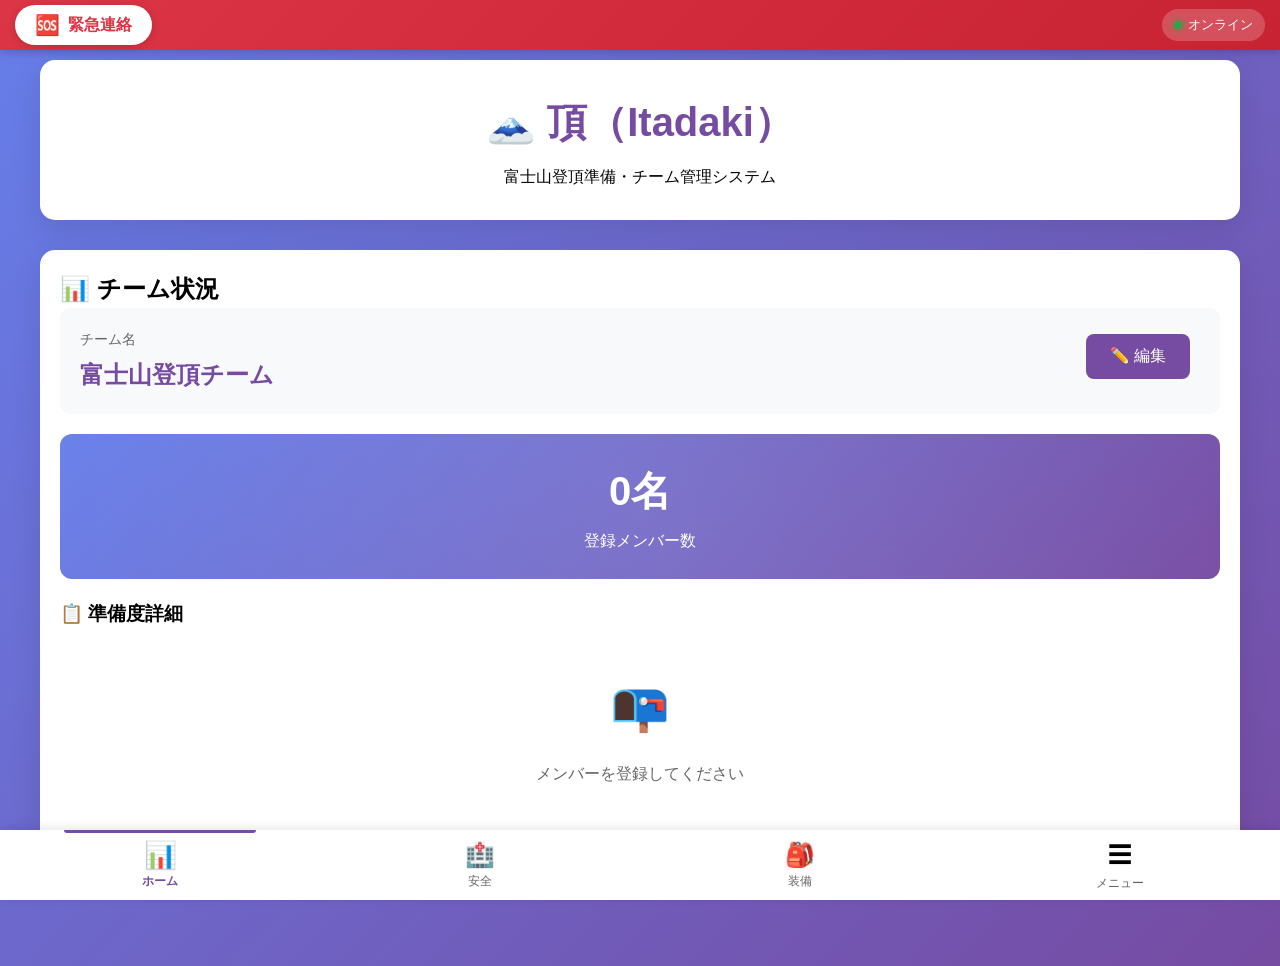
<file: index.html>
<!DOCTYPE html>
<html lang="ja">
<head>
    <meta charset="UTF-8">
    <meta name="viewport" content="width=device-width, initial-scale=1.0">
    <title>頂（Itadaki）- 富士山登頂準備</title>
    <link rel="stylesheet" href="styles.css">
</head>
<body>
    <!-- Emergency Contact Bar -->
    <div class="emergency-bar" id="emergencyBar">
        <button class="emergency-btn" id="emergencyBtn">
            <span class="emergency-icon">🆘</span>
            <span class="emergency-text">緊急連絡</span>
        </button>
        <div class="connection-status" id="connectionStatus">
            <span class="status-dot online"></span>
            <span class="status-text">オンライン</span>
        </div>
    </div>

    <!-- Emergency Contact Modal -->
    <div class="modal-overlay" id="emergencyModal">
        <div class="emergency-dialog">
            <div class="emergency-dialog-header">
                <h3>🆘 緊急連絡先</h3>
                <button class="menu-close" id="emergencyCloseBtn">✕</button>
            </div>
            <div class="emergency-contacts">
                <a href="tel:119" class="emergency-contact-item urgent">
                    <span class="contact-icon">🚑</span>
                    <div class="contact-info">
                        <div class="contact-title">救急</div>
                        <div class="contact-number">119</div>
                    </div>
                    <span class="call-arrow">📞</span>
                </a>
                <a href="tel:110" class="emergency-contact-item urgent">
                    <span class="contact-icon">🚔</span>
                    <div class="contact-info">
                        <div class="contact-title">山岳遭難救助</div>
                        <div class="contact-number">110</div>
                    </div>
                    <span class="call-arrow">📞</span>
                </a>
                <a href="tel:0555-72-1355" class="emergency-contact-item">
                    <span class="contact-icon">🏥</span>
                    <div class="contact-info">
                        <div class="contact-title">富士山救護所</div>
                        <div class="contact-number">0555-72-1355</div>
                    </div>
                    <span class="call-arrow">📞</span>
                </a>
                <a href="tel:0555-22-0110" class="emergency-contact-item">
                    <span class="contact-icon">👮</span>
                    <div class="contact-info">
                        <div class="contact-title">富士吉田警察署</div>
                        <div class="contact-number">0555-22-0110</div>
                    </div>
                    <span class="call-arrow">📞</span>
                </a>
            </div>
            <div class="emergency-note">
                <p>⚠️ 緊急時は迷わず連絡してください</p>
                <p>📍 現在地を正確に伝えましょう</p>
            </div>
        </div>
    </div>

    <div class="container">
        <div class="header">
            <div class="logo">🗻 頂（Itadaki）</div>
            <div>富士山登頂準備・チーム管理システム</div>
        </div>

        <!-- Bottom Navigation -->
        <nav class="bottom-nav" id="bottomNav">
            <button class="nav-item active" data-tab="dashboard">
                <span class="nav-icon">📊</span>
                <span class="nav-label">ホーム</span>
            </button>
            <button class="nav-item" data-tab="safety">
                <span class="nav-icon">🏥</span>
                <span class="nav-label">安全</span>
            </button>
            <button class="nav-item" data-tab="gear">
                <span class="nav-icon">🎒</span>
                <span class="nav-label">装備</span>
            </button>
            <button class="nav-item" data-tab="menu" id="menuBtn">
                <span class="nav-icon">☰</span>
                <span class="nav-label">メニュー</span>
            </button>
        </nav>

        <!-- Menu Overlay -->
        <div class="menu-overlay" id="menuOverlay">
            <div class="menu-content">
                <div class="menu-header">
                    <h3>メニュー</h3>
                    <button class="menu-close" id="menuCloseBtn">✕</button>
                </div>
                <div class="menu-items">
                    <button class="menu-item" data-tab="members">
                        <span class="menu-item-icon">👥</span>
                        <span class="menu-item-text">メンバー管理</span>
                    </button>
                    <button class="menu-item" data-tab="experience">
                        <span class="menu-item-icon">⛰️</span>
                        <span class="menu-item-text">登山記録</span>
                    </button>
                    <button class="menu-item" data-tab="plan">
                        <span class="menu-item-icon">🗓️</span>
                        <span class="menu-item-text">登頂計画</span>
                    </button>
                </div>
            </div>
        </div>

        <div class="content">
            <div id="dashboard" class="tab-content active">
                <h2>📊 チーム状況</h2>
                <div style="background: #f8f9fa; padding: 20px; border-radius: 10px; margin-bottom: 20px;">
                    <div id="teamNameDisplay" style="display: flex; justify-content: space-between; align-items: center;">
                        <div>
                            <div style="font-size: 0.9em; color: #666; margin-bottom: 5px;">チーム名</div>
                            <div id="teamNameText" style="font-size: 1.5em; font-weight: bold; color: #764ba2;">富士山登頂チーム</div>
                        </div>
                        <button class="btn" id="editTeamNameBtn">✏️ 編集</button>
                    </div>
                    <div id="teamNameEdit" style="display: none; margin-top: 15px;">
                        <input type="text" id="teamNameInput" style="width: 100%; padding: 10px; border: 2px solid #764ba2; border-radius: 8px; font-size: 16px; margin-bottom: 10px;">
                        <div>
                            <button class="btn" id="saveTeamNameBtn">保存</button>
                            <button class="btn btn-secondary" id="cancelTeamNameBtn">キャンセル</button>
                        </div>
                    </div>
                </div>
                <div class="metric-card">
                    <div class="metric-value" id="memberCount">0名</div>
                    <div>登録メンバー数</div>
                </div>
                <h3 style="margin-top: 20px;">📋 準備度詳細</h3>
                <div id="memberPreparationList" style="margin-bottom: 20px;"></div>
            </div>

            <div id="members" class="tab-content">
                <h2>👥 メンバー登録</h2>
                <div id="memberForm">
                    <div class="form-group">
                        <label>氏名 *</label>
                        <input type="text" id="memberName" placeholder="山田太郎">
                    </div>
                    <div class="form-group">
                        <label>年齢</label>
                        <input type="number" id="memberAge" min="1" max="100" placeholder="30">
                    </div>
                    <div class="form-group">
                        <label>登山経験</label>
                        <select id="memberExperience">
                            <option value="初心者">初心者</option>
                            <option value="中級者">中級者</option>
                            <option value="上級者">上級者</option>
                        </select>
                    </div>
                    <button type="button" class="btn" id="addMemberBtn">➕ メンバー追加</button>
                </div>
                <h3 style="margin-top: 30px;">📋 メンバー一覧</h3>
                <div id="memberList"></div>
            </div>

            <div id="safety" class="tab-content">
                <h2>🏥 安全管理</h2>
                <div style="background: #fff3cd; padding: 20px; border-radius: 10px; margin-bottom: 20px;">
                    <h3 style="margin-top: 0;">📝 本日の体調記録</h3>
                    <div id="healthForm">
                        <div class="form-group">
                            <label>メンバー選択</label>
                            <select id="healthMember"><option value="">メンバーを選択してください</option></select>
                        </div>
                        
                        <!-- Slider UI for Health Condition -->
                        <div class="slider-group">
                            <label>体調</label>
                            <div class="slider-value-display" id="conditionDisplay">😐 普通 (3)</div>
                            <input type="range" id="healthCondition" class="health-slider" min="1" max="5" value="3" step="1">
                            <div class="slider-labels">
                                <span>😞 不調</span>
                                <span>😐 普通</span>
                                <span>😊 良好</span>
                            </div>
                        </div>

                        <!-- Slider UI for Sleep Hours -->
                        <div class="slider-group">
                            <label>睡眠時間</label>
                            <div class="slider-value-display" id="sleepDisplay">7.0 時間</div>
                            <input type="range" id="sleepHours" class="health-slider" min="0" max="12" value="7" step="0.5">
                            <div class="slider-labels">
                                <span>0h</span>
                                <span>6h</span>
                                <span>12h</span>
                            </div>
                        </div>

                        <!-- Slider UI for Fatigue Level -->
                        <div class="slider-group">
                            <label>疲労度</label>
                            <div class="slider-value-display" id="fatigueDisplay">😌 疲れていない (1)</div>
                            <input type="range" id="fatigueLevel" class="health-slider" min="1" max="5" value="1" step="1">
                            <div class="slider-labels">
                                <span>😌 なし</span>
                                <span>😐 普通</span>
                                <span>😫 高い</span>
                            </div>
                        </div>

                        <div style="display: flex; flex-wrap: wrap; gap: 10px; margin-top: 20px;">
                            <button type="button" class="btn btn-large" id="recordHealthBtn">💾 体調記録を保存</button>
                            <button type="button" class="btn btn-info" id="showHealthHistoryBtn">📊 履歴表示</button>
                            <button type="button" class="btn btn-secondary" id="clearHealthFormBtn">🔄 クリア</button>
                        </div>
                    </div>
                </div>
                <div style="background: #f8d7da; padding: 20px; border-radius: 10px; margin-bottom: 20px;">
                    <h3 style="margin-top: 0;">⚠️ 高山病リスク評価</h3>
                    <div id="riskAssessment"></div>
                </div>
                <div style="background: #d1ecf1; padding: 20px; border-radius: 10px;">
                    <h3 style="margin-top: 0;">🆘 緊急時の連絡先</h3>
                    <div style="display: grid; grid-template-columns: repeat(auto-fit, minmax(200px, 1fr)); gap: 10px; margin-top: 10px;">
                        <div>📞 救急: 119</div>
                        <div>🏥 富士山救護所: 0555-72-1355</div>
                        <div>🚔 富士吉田警察署: 0555-22-0110</div>
                        <div>⛰️ 山岳遭難救助: 110</div>
                    </div>
                </div>
            </div>

            <div id="gear" class="tab-content">
                <h2>🎒 装備度チェック</h2>
                <div style="background: #e7f3ff; padding: 20px; border-radius: 10px; margin-bottom: 20px;">
                    <h3 style="margin-top: 0;">🎒 装備チェックリスト</h3>
                    <div class="form-group">
                        <label>メンバー選択</label>
                        <select id="gearMember"><option value="">メンバーを選択してください</option></select>
                    </div>
                    <div style="margin-bottom: 15px;">
                        <button class="btn" data-gear-category="essential">🔴 必須装備</button>
                        <button class="btn btn-warning" data-gear-category="recommended">🟡 推奨装備</button>
                        <button class="btn btn-info" data-gear-category="seasonal">🔵 季節装備</button>
                        <button class="btn btn-danger" id="clearAllGearBtn" style="float: right;">❌ 全解除</button>
                    </div>
                    <div id="gearChecklist"></div>
                    <div style="margin-top: 20px;">
                        <button class="btn btn-success" id="showMemberGearSummaryBtn" style="margin-right: 10px;">📊 全メンバーの装備状況</button>
                        <button class="btn btn-info" id="exportGearChecklistBtn">📤 装備リスト出力</button>
                    </div>
                    <div id="gearSummaryArea" style="margin-top: 20px;"></div>
                </div>
            </div>

            

            <div id="experience" class="tab-content">
                <h2>⛰️ 登山記録</h2>
                <div style="background: #d4edda; padding: 20px; border-radius: 10px; margin-bottom: 20px;">
                    <h3 style="margin-top: 0;">🏔️ 山名登録</h3>
                    
                    <!-- Popular Mountains Preset -->
                    <div class="mountain-preset-section">
                        <label style="display: block; margin-bottom: 10px; font-weight: 600;">人気の山から選択</label>
                        <div class="mountain-preset-grid">
                            <button class="mountain-preset-btn" data-mountain="富士山" data-elevation="3776" data-distance="20">🗻 富士山</button>
                            <button class="mountain-preset-btn" data-mountain="高尾山" data-elevation="599" data-distance="6.5">🌲 高尾山</button>
                            <button class="mountain-preset-btn" data-mountain="筑波山" data-elevation="877" data-distance="8">⛰️ 筑波山</button>
                            <button class="mountain-preset-btn" data-mountain="北岳" data-elevation="3193" data-distance="18">🏔️ 北岳</button>
                            <button class="mountain-preset-btn" data-mountain="槍ヶ岳" data-elevation="3180" data-distance="22">⛰️ 槍ヶ岳</button>
                            <button class="mountain-preset-btn" data-mountain="穂高岳" data-elevation="3190" data-distance="20">🏔️ 穂高岳</button>
                            <button class="mountain-preset-btn" data-mountain="立山" data-elevation="3015" data-distance="15">⛰️ 立山</button>
                            <button class="mountain-preset-btn" data-mountain="八ヶ岳" data-elevation="2899" data-distance="16">🏔️ 八ヶ岳</button>
                        </div>
                        
                        <div style="margin-top: 20px; padding-top: 20px; border-top: 2px solid #e0e0e0;">
                            <label style="display: block; margin-bottom: 10px; font-weight: 600; color: #28a745;">🌿 岐阜市近辺の低山</label>
                            <div class="mountain-preset-grid">
                                <button class="mountain-preset-btn mountain-local" data-mountain="金華山" data-elevation="329" data-distance="3">🏯 金華山</button>
                                <button class="mountain-preset-btn mountain-local" data-mountain="百々ヶ峰" data-elevation="418" data-distance="5">🌲 百々ヶ峰</button>
                                <button class="mountain-preset-btn mountain-local" data-mountain="竜ヶ峰" data-elevation="671" data-distance="7">🐉 竜ヶ峰</button>
                                <button class="mountain-preset-btn mountain-local" data-mountain="権現山" data-elevation="317" data-distance="4">⛰️ 権現山</button>
                                <button class="mountain-preset-btn mountain-local" data-mountain="伊吹山" data-elevation="1377" data-distance="12">🌸 伊吹山</button>
                                <button class="mountain-preset-btn mountain-local" data-mountain="各務原アルプス" data-elevation="373" data-distance="8">🌄 各務原アルプス</button>
                            </div>
                        </div>
                    </div>

                    <div style="text-align: center; margin: 20px 0; color: #666; font-size: 0.9em;">
                        または手動で入力
                    </div>

                    <!-- Manual Input Form -->
                    <div class="mountain-input-form">
                        <div class="form-group">
                            <label>山名</label>
                            <input type="text" id="newMountainName" placeholder="例: 高尾山">
                        </div>
                        <div class="form-row-2">
                            <div class="form-group">
                                <label>標高（m）</label>
                                <input type="number" id="newMountainElevation" min="0" max="4000" placeholder="599">
                            </div>
                            <div class="form-group">
                                <label>距離（km）</label>
                                <input type="number" id="newMountainDistance" step="0.1" min="0" max="50" placeholder="6.5">
                            </div>
                        </div>
                        <button class="btn btn-large btn-success" id="addMountainBtn">🏔️ 山を登録</button>
                    </div>

                    <div style="display: flex; flex-wrap: wrap; gap: 10px; margin-top: 20px;">
                        <button class="btn btn-info" id="showMountainListBtn">📋 登録済み山一覧</button>
                        <button class="btn btn-danger" id="clearAllMountainsBtn">🗑️ 全山削除</button>
                    </div>
                    <div id="mountainListArea" style="margin-top: 20px;"></div>
                </div>
                
                <div style="background: #fff3cd; padding: 20px; border-radius: 10px; margin-bottom: 20px;">
                    <h3 style="margin-top: 0;">📝 新しい登山記録を追加</h3>
                    <div class="form-group">
                        <label>メンバー選択</label>
                        <select id="hikingMember"><option value="">メンバーを選択してください</option></select>
                    </div>
                    <div style="display: grid; grid-template-columns: 1fr 1fr; gap: 15px;">
                        <div class="form-group">
                            <label>山名</label>
                            <select id="mountainSelect"><option value="">登録済みの山から選択</option></select>
                            <input type="text" id="mountainName" placeholder="または直接入力" style="margin-top: 5px;">
                        </div>
                        <div class="form-group"><label>標高差（m）</label><input type="number" id="elevationGain" min="0" max="4000" placeholder="500"></div>
                        <div class="form-group"><label>距離（km）</label><input type="number" id="hikingDistance" step="0.1" min="0" max="50" placeholder="6.5"></div>
                        <div class="form-group">
                            <label>難易度</label>
                            <select id="hikingDifficulty">
                                <option value="初級">初級（ハイキング）</option>
                                <option value="中級">中級（本格登山）</option>
                                <option value="上級">上級（難易度高）</option>
                            </select>
                        </div>
                        <div class="form-group"><label>登山日</label><input type="date" id="hikingDate"></div>
                        <div class="form-group">
                            <label>天候</label>
                            <select id="weather">
                                <option value="晴れ">晴れ</option><option value="曇り">曇り</option><option value="雨">雨</option><option value="雪">雪</option><option value="霧">霧</option>
                            </select>
                        </div>
                    </div>
                    <div class="form-group">
                        <label>メモ・感想</label>
                        <textarea id="hikingNotes" rows="3" placeholder="登山の感想や注意点など..."></textarea>
                    </div>
                    <div style="margin-top: 15px;">
                        <button class="btn" id="recordHikingBtn">💾 登山記録を保存</button>
                        <button class="btn btn-secondary" id="clearHikingFormBtn">🔄 フォームクリア</button>
                        <button class="btn btn-info" id="showAllHikingRecordsBtn">📊 全記録表示</button>
                        <button class="btn btn-danger" id="clearHikingRecordsBtn">🗑️ 全記録削除</button>
                    </div>
                </div>

                <div style="background: #e7f3ff; padding: 20px; border-radius: 10px;">
                    <h3 style="margin-top: 0;">📋 登山記録一覧</h3>
                    <div id="hikingHistory"></div>
                </div>
            </div>

            <div id="plan" class="tab-content">
                <h2>🗓️ 富士山登頂計画</h2>
                
                <!-- Route Selection -->
                <div style="background: #e7f3ff; padding: 20px; border-radius: 10px; margin-bottom: 20px;">
                    <h3 style="margin-top: 0;">🗻 登山ルート選択</h3>
                    <div class="route-grid">
                        <button class="route-btn" data-route="吉田ルート">
                            <div class="route-name">🟡 吉田ルート</div>
                            <div class="route-info">五合目: 2305m</div>
                            <div class="route-detail">最も人気・初心者向け</div>
                        </button>
                        <button class="route-btn" data-route="富士宮ルート">
                            <div class="route-name">🔴 富士宮ルート</div>
                            <div class="route-info">五合目: 2400m</div>
                            <div class="route-detail">最短距離・上級者向け</div>
                        </button>
                        <button class="route-btn" data-route="須走ルート">
                            <div class="route-name">🔵 須走ルート</div>
                            <div class="route-info">五合目: 2000m</div>
                            <div class="route-detail">静か・樹林帯が魅力</div>
                        </button>
                        <button class="route-btn" data-route="御殿場ルート">
                            <div class="route-name">🟢 御殿場ルート</div>
                            <div class="route-info">五合目: 1440m</div>
                            <div class="route-detail">最長・健脚者向け</div>
                        </button>
                    </div>
                    <div id="selectedRouteDisplay" style="margin-top: 15px; padding: 12px; background: white; border-radius: 8px; display: none;">
                        <strong>選択中：</strong> <span id="selectedRouteText"></span>
                    </div>
                </div>

                <!-- Mountain Hut Selection -->
                <div style="background: #fff3cd; padding: 20px; border-radius: 10px; margin-bottom: 20px;">
                    <h3 style="margin-top: 0;">🏠 山小屋選択</h3>
                    <div id="hutSelectionArea">
                        <p style="color: #666; text-align: center;">先にルートを選択してください</p>
                    </div>
                    
                    <!-- Auto Schedule Generator -->
                    <div id="autoScheduleArea" style="display: none; margin-top: 20px; padding-top: 20px; border-top: 2px solid #e0e0e0;">
                        <div style="background: linear-gradient(135deg, #fff3cd 0%, #ffe9a0 100%); padding: 16px; border-radius: 10px; margin-bottom: 15px;">
                            <div style="font-weight: 600; margin-bottom: 8px;">🌅 ご来光コース</div>
                            <div style="font-size: 0.9em; color: #666;">選択したルート・山小屋に最適化された標準的なスケジュールを自動生成します</div>
                        </div>
                        <button class="btn btn-large btn-success" id="generateScheduleBtn" style="width: 100%;">
                            ✨ 標準スケジュールを自動生成
                        </button>
                    </div>
                </div>

                <!-- Plan Details -->
                <div style="background: #eef6ff; padding: 20px; border-radius: 10px; margin-bottom: 20px;">
                    <h3 style="margin-top: 0;">📅 登頂予定日</h3>
                    <div class="form-group">
                        <input type="date" id="planDate" style="font-size: 18px; padding: 14px;">
                    </div>

                    <h3 style="margin-top: 25px; margin-bottom: 15px;">⏰ スケジュール登録</h3>
                    
                    <!-- Activity Templates -->
                    <label style="display: block; margin-bottom: 10px; font-weight: 600;">よく使うアクティビティ</label>
                    <div class="activity-template-grid">
                        <button class="activity-template-btn" data-activity="⛰️ 五合目集合">⛰️<br>五合目集合</button>
                        <button class="activity-template-btn" data-activity="🥾 登山開始">🥾<br>登山開始</button>
                        <button class="activity-template-btn" data-activity="🍙 休憩">🍙<br>休憩</button>
                        <button class="activity-template-btn" data-activity="🏠 山小屋到着">🏠<br>山小屋到着</button>
                        <button class="activity-template-btn" data-activity="🍱 夕食">🍱<br>夕食</button>
                        <button class="activity-template-btn" data-activity="🌙 就寝">🌙<br>就寝</button>
                        <button class="activity-template-btn" data-activity="⏰ 起床">⏰<br>起床</button>
                        <button class="activity-template-btn" data-activity="🔦 山小屋出発">🔦<br>山小屋出発</button>
                        <button class="activity-template-btn" data-activity="🌅 ご来光">🌅<br>ご来光</button>
                        <button class="activity-template-btn" data-activity="📸 記念撮影">📸<br>記念撮影</button>
                        <button class="activity-template-btn" data-activity="⬇️ 下山開始">⬇️<br>下山開始</button>
                        <button class="activity-template-btn" data-activity="✅ 五合目解散">✅<br>五合目解散</button>
                    </div>

                    <!-- Manual Input -->
                    <div class="plan-input-form">
                        <div class="form-group">
                            <label>時刻</label>
                            <input type="time" id="planTime" step="900" style="font-size: 18px;">
                        </div>
                        <div class="form-group">
                            <label>アクティビティ</label>
                            <input type="text" id="planActivity" placeholder="または直接入力">
                        </div>
                        <button class="btn btn-large btn-success" id="addPlanEntryBtn">➕ スケジュールに追加</button>
                    </div>

                    <div style="display: flex; flex-wrap: wrap; gap: 10px; margin-top: 20px;">
                        <button class="btn btn-secondary" id="clearPlanBtn">🔄 全クリア</button>
                        <button class="btn btn-info" id="exportPlanBtn">📤 計画を出力</button>
                    </div>
                </div>

                <!-- Schedule Timeline -->
                <div style="background: #f8f9fa; padding: 20px; border-radius: 10px;">
                    <div style="display: flex; justify-content: space-between; align-items: center; margin-bottom: 15px;">
                        <h3 style="margin: 0;">🕒 タイムライン</h3>
                        <button class="btn btn-danger" id="clearTimelineBtn" style="margin: 0;">🗑️ タイムライン全削除</button>
                    </div>
                    <div id="planScheduleList"></div>
                </div>
            </div>
        </div>
    </div>

    <div id="toast" class="toast"></div>

    <div id="confirmModal" class="modal-overlay">
        <div class="confirm-dialog">
            <div id="confirmMessage" style="margin-bottom: 25px; line-height: 1.5;"></div>
            <div>
                <button class="btn btn-secondary" id="confirmCancelBtn">キャンセル</button>
                <button class="btn btn-danger" id="confirmDeleteBtn">削除する</button>
            </div>
        </div>
    </div>

    <script type="module" src="app.js"></script>
</body>
</html>
</file>
<file: styles.css>
* {
    margin: 0;
    padding: 0;
    box-sizing: border-box;
}

:root {
    --primary-color: #764ba2;
    --secondary-color: #667eea;
    --success-color: #28a745;
    --warning-color: #ffc107;
    --danger-color: #dc3545;
    --info-color: #17a2b8;
    --light-color: #f8f9fa;
    --dark-color: #333;
    --border-radius: 10px;
    --shadow: 0 10px 30px rgba(0,0,0,0.1);
    --transition: all 0.3s ease;
}

body {
    font-family: -apple-system, BlinkMacSystemFont, 'Segoe UI', Roboto, 'Helvetica Neue', Arial, sans-serif;
    background: linear-gradient(135deg, var(--secondary-color) 0%, var(--primary-color) 100%);
    min-height: 100vh;
    padding: 60px 20px 80px; /* Top space for emergency bar, bottom for nav */
    line-height: 1.6;
}

.container {
    max-width: 1200px;
    margin: 0 auto;
}

.header {
    text-align: center;
    padding: 30px;
    background: white;
    border-radius: 15px;
    margin-bottom: 30px;
    box-shadow: var(--shadow);
}

.logo {
    font-size: 2.5em;
    font-weight: bold;
    color: var(--primary-color);
    margin-bottom: 10px;
}

/* Emergency Bar */
.emergency-bar {
    position: fixed;
    top: 0;
    left: 0;
    right: 0;
    background: linear-gradient(135deg, #dc3545 0%, #c82333 100%);
    height: 50px;
    display: flex;
    justify-content: space-between;
    align-items: center;
    padding: 0 15px;
    z-index: 1100;
    box-shadow: 0 2px 10px rgba(0,0,0,0.2);
}

.emergency-btn {
    background: white;
    border: none;
    border-radius: 25px;
    padding: 8px 20px;
    display: flex;
    align-items: center;
    gap: 8px;
    cursor: pointer;
    font-weight: 600;
    font-size: 16px;
    color: #dc3545;
    transition: var(--transition);
    box-shadow: 0 2px 8px rgba(0,0,0,0.15);
}

.emergency-btn:active {
    transform: scale(0.95);
}

.emergency-icon {
    font-size: 20px;
    animation: pulse 2s infinite;
}

@keyframes pulse {
    0%, 100% { transform: scale(1); }
    50% { transform: scale(1.1); }
}

.connection-status {
    display: flex;
    align-items: center;
    gap: 6px;
    background: rgba(255,255,255,0.2);
    padding: 6px 12px;
    border-radius: 20px;
    font-size: 13px;
    color: white;
    font-weight: 500;
}

.status-dot {
    width: 8px;
    height: 8px;
    border-radius: 50%;
    animation: blink 2s infinite;
}

.status-dot.online {
    background: #28a745;
    box-shadow: 0 0 8px #28a745;
}

.status-dot.offline {
    background: #666;
    animation: none;
}

@keyframes blink {
    0%, 100% { opacity: 1; }
    50% { opacity: 0.5; }
}

/* Emergency Dialog */
.emergency-dialog {
    background: white;
    border-radius: 20px;
    padding: 25px;
    max-width: 500px;
    margin: 20px;
    animation: slideIn 0.3s ease;
}

.emergency-dialog-header {
    display: flex;
    justify-content: space-between;
    align-items: center;
    margin-bottom: 20px;
    padding-bottom: 15px;
    border-bottom: 2px solid #f0f0f0;
}

.emergency-dialog-header h3 {
    margin: 0;
    color: #dc3545;
    font-size: 22px;
}

.emergency-contacts {
    display: flex;
    flex-direction: column;
    gap: 12px;
}

.emergency-contact-item {
    display: flex;
    align-items: center;
    gap: 15px;
    background: var(--light-color);
    padding: 16px;
    border-radius: 12px;
    text-decoration: none;
    color: inherit;
    transition: var(--transition);
    border: 2px solid transparent;
}

.emergency-contact-item:active {
    transform: scale(0.98);
    background: #e0e0e0;
}

.emergency-contact-item.urgent {
    background: linear-gradient(135deg, #fff5f5 0%, #ffe5e5 100%);
    border-color: #dc3545;
}

.contact-icon {
    font-size: 36px;
    min-width: 40px;
}

.contact-info {
    flex: 1;
}

.contact-title {
    font-weight: 600;
    font-size: 16px;
    margin-bottom: 4px;
}

.contact-number {
    font-size: 20px;
    font-weight: bold;
    color: var(--primary-color);
}

.call-arrow {
    font-size: 24px;
}

.emergency-note {
    margin-top: 20px;
    padding: 15px;
    background: #fff3cd;
    border-radius: 10px;
    border-left: 4px solid #ffc107;
}

.emergency-note p {
    margin: 5px 0;
    font-size: 14px;
    line-height: 1.6;
}

/* Slider UI for Health Records */
.slider-group {
    margin-bottom: 30px;
}

.slider-group label {
    display: block;
    margin-bottom: 10px;
    font-weight: 600;
    font-size: 16px;
    color: var(--dark-color);
}

.slider-value-display {
    text-align: center;
    font-size: 24px;
    font-weight: bold;
    color: var(--primary-color);
    margin-bottom: 15px;
    padding: 10px;
    background: white;
    border-radius: 10px;
    min-height: 50px;
    display: flex;
    align-items: center;
    justify-content: center;
}

.health-slider {
    width: 100%;
    height: 12px;
    border-radius: 6px;
    background: linear-gradient(to right, #dc3545 0%, #ffc107 50%, #28a745 100%);
    outline: none;
    -webkit-appearance: none;
    -moz-appearance: none;
    appearance: none;
    margin-bottom: 10px;
}

.health-slider::-webkit-slider-thumb {
    -webkit-appearance: none;
    -moz-appearance: none;
    appearance: none;
    width: 32px;
    height: 32px;
    border-radius: 50%;
    background: white;
    cursor: pointer;
    border: 4px solid var(--primary-color);
    box-shadow: 0 2px 8px rgba(0,0,0,0.2);
    transition: var(--transition);
}

.health-slider::-webkit-slider-thumb:active {
    transform: scale(1.2);
}

.health-slider::-moz-range-thumb {
    width: 32px;
    height: 32px;
    border-radius: 50%;
    background: white;
    cursor: pointer;
    border: 4px solid var(--primary-color);
    box-shadow: 0 2px 8px rgba(0,0,0,0.2);
}

.slider-labels {
    display: flex;
    justify-content: space-between;
    font-size: 13px;
    color: #666;
    padding: 0 5px;
}

.btn-large {
    flex: 1;
    min-width: 200px;
}

/* Mountain Preset Section */
.mountain-preset-section {
    margin-bottom: 25px;
}

.mountain-preset-grid {
    display: grid;
    grid-template-columns: repeat(2, 1fr);
    gap: 10px;
}

.mountain-preset-btn {
    background: white;
    border: 2px solid var(--success-color);
    border-radius: 12px;
    padding: 16px 12px;
    font-size: 16px;
    font-weight: 600;
    cursor: pointer;
    transition: var(--transition);
    color: var(--dark-color);
    display: flex;
    align-items: center;
    justify-content: center;
    gap: 8px;
    min-height: 56px;
}

.mountain-preset-btn:active {
    transform: scale(0.95);
    background: var(--success-color);
    color: white;
}

.mountain-preset-btn:hover {
    background: rgba(40, 167, 69, 0.1);
    transform: translateY(-2px);
    box-shadow: 0 4px 12px rgba(40, 167, 69, 0.2);
}

/* Local mountains style */
.mountain-preset-btn.mountain-local {
    border-color: #6c757d;
    background: linear-gradient(135deg, #f8f9fa 0%, #e9ecef 100%);
}

.mountain-preset-btn.mountain-local:hover {
    background: rgba(108, 117, 125, 0.1);
    border-color: var(--success-color);
    box-shadow: 0 4px 12px rgba(108, 117, 125, 0.2);
}

.mountain-preset-btn.mountain-local:active {
    background: #6c757d;
    color: white;
}

@keyframes mountainSelect {
    0% { transform: scale(1); }
    50% { transform: scale(0.95); background: var(--success-color); color: white; }
    100% { transform: scale(1); }
}

/* Mountain Input Form */
.mountain-input-form {
    background: white;
    padding: 20px;
    border-radius: 12px;
    border: 2px solid #e0e0e0;
}

.form-row-2 {
    display: grid;
    grid-template-columns: 1fr 1fr;
    gap: 15px;
    margin-bottom: 15px;
}

/* Route Selection */
.route-grid {
    display: grid;
    grid-template-columns: repeat(2, 1fr);
    gap: 12px;
}

.route-btn {
    background: white;
    border: 3px solid #e0e0e0;
    border-radius: 12px;
    padding: 18px 14px;
    cursor: pointer;
    transition: var(--transition);
    text-align: center;
    min-height: 110px;
    display: flex;
    flex-direction: column;
    justify-content: center;
    gap: 6px;
}

.route-btn:hover {
    transform: translateY(-3px);
    box-shadow: 0 6px 16px rgba(0,0,0,0.15);
    border-color: var(--primary-color);
}

.route-btn:active {
    transform: scale(0.97);
}

.route-btn.selected {
    border-color: var(--primary-color);
    background: linear-gradient(135deg, #f0e7ff 0%, #e7d9ff 100%);
    box-shadow: 0 4px 12px rgba(118, 75, 162, 0.3);
}

.route-name {
    font-size: 18px;
    font-weight: bold;
    color: var(--dark-color);
    margin-bottom: 4px;
}

.route-info {
    font-size: 15px;
    color: var(--primary-color);
    font-weight: 600;
}

.route-detail {
    font-size: 13px;
    color: #666;
}

/* Mountain Hut Selection */
.hut-grid {
    display: grid;
    grid-template-columns: 1fr;
    gap: 10px;
}

.hut-btn {
    background: white;
    border: 2px solid #e0e0e0;
    border-radius: 10px;
    padding: 14px 16px;
    cursor: pointer;
    transition: var(--transition);
    text-align: left;
    display: flex;
    justify-content: space-between;
    align-items: center;
}

.hut-btn:hover {
    background: #f8f9fa;
    border-color: var(--primary-color);
}

.hut-btn:active {
    transform: scale(0.98);
}

.hut-btn.selected {
    background: linear-gradient(135deg, #fff3cd 0%, #ffe9a0 100%);
    border-color: #ffc107;
    font-weight: 600;
}

.hut-name {
    font-size: 16px;
    font-weight: 600;
    color: var(--dark-color);
}

.hut-info {
    font-size: 13px;
    color: #666;
    margin-top: 4px;
}

.hut-elevation {
    font-size: 14px;
    color: var(--primary-color);
    font-weight: 600;
    white-space: nowrap;
}

/* Activity Template Buttons */
.activity-template-grid {
    display: grid;
    grid-template-columns: repeat(2, 1fr);
    gap: 10px;
    margin-bottom: 20px;
}

.activity-template-btn {
    background: linear-gradient(135deg, #f8f9fa 0%, #e9ecef 100%);
    border: 2px solid #dee2e6;
    border-radius: 10px;
    padding: 14px 12px;
    font-size: 26px;
    font-weight: 600;
    cursor: pointer;
    transition: var(--transition);
    color: var(--dark-color);
    min-height: 70px;
    display: flex;
    flex-direction: column;
    align-items: center;
    justify-content: center;
    line-height: 1.2;
    text-align: center;
}

.activity-template-btn:hover {
    background: linear-gradient(135deg, #e7f3ff 0%, #d0e7ff 100%);
    border-color: var(--info-color);
    transform: translateY(-2px);
    box-shadow: 0 4px 10px rgba(23, 162, 184, 0.2);
}

.activity-template-btn:active {
    transform: scale(0.95);
    background: var(--info-color);
    color: white;
}

/* Plan Input Form */
.plan-input-form {
    background: white;
    padding: 20px;
    border-radius: 12px;
    border: 2px solid #e0e0e0;
    margin-top: 20px;
}

/* Bottom Navigation */
.bottom-nav {
    position: fixed;
    bottom: 0;
    left: 0;
    right: 0;
    background: white;
    display: flex;
    justify-content: space-around;
    align-items: center;
    height: 70px;
    box-shadow: 0 -2px 10px rgba(0,0,0,0.1);
    z-index: 1000;
    padding-bottom: env(safe-area-inset-bottom);
}

.nav-item {
    flex: 1;
    display: flex;
    flex-direction: column;
    align-items: center;
    justify-content: center;
    gap: 4px;
    background: none;
    border: none;
    cursor: pointer;
    padding: 8px;
    transition: var(--transition);
    position: relative;
    height: 100%;
}

.nav-item:active {
    background: rgba(118, 75, 162, 0.1);
}

.nav-icon {
    font-size: 24px;
    transition: transform 0.2s;
}

.nav-label {
    font-size: 12px;
    font-weight: 500;
    color: #666;
    transition: color 0.2s;
}

.nav-item.active .nav-icon {
    transform: scale(1.1);
}

.nav-item.active .nav-label {
    color: var(--primary-color);
    font-weight: 600;
}

.nav-item.active::before {
    content: '';
    position: absolute;
    top: 0;
    left: 20%;
    right: 20%;
    height: 3px;
    background: var(--primary-color);
    border-radius: 0 0 3px 3px;
}

/* Menu Overlay */
.menu-overlay {
    position: fixed;
    top: 0;
    left: 0;
    right: 0;
    bottom: 0;
    background: rgba(0, 0, 0, 0.5);
    z-index: 2000;
    display: none;
    backdrop-filter: blur(5px);
}

.menu-overlay.show {
    display: block;
    animation: fadeIn 0.3s ease;
}

.menu-content {
    position: absolute;
    bottom: 0;
    left: 0;
    right: 0;
    background: white;
    border-radius: 20px 20px 0 0;
    padding: 20px;
    padding-bottom: calc(20px + env(safe-area-inset-bottom));
    animation: slideUp 0.3s ease;
}

@keyframes slideUp {
    from { transform: translateY(100%); }
    to { transform: translateY(0); }
}

.menu-header {
    display: flex;
    justify-content: space-between;
    align-items: center;
    margin-bottom: 20px;
    padding-bottom: 15px;
    border-bottom: 2px solid #f0f0f0;
}

.menu-header h3 {
    margin: 0;
    color: var(--primary-color);
    font-size: 20px;
}

.menu-close {
    background: none;
    border: none;
    font-size: 28px;
    cursor: pointer;
    color: #666;
    width: 44px;
    height: 44px;
    display: flex;
    align-items: center;
    justify-content: center;
    border-radius: 50%;
    transition: var(--transition);
}

.menu-close:active {
    background: rgba(0,0,0,0.1);
}

.menu-items {
    display: flex;
    flex-direction: column;
    gap: 10px;
}

.menu-item {
    display: flex;
    align-items: center;
    gap: 20px;
    background: var(--light-color);
    border: none;
    padding: 20px;
    border-radius: 12px;
    cursor: pointer;
    transition: var(--transition);
    text-align: left;
}

.menu-item:active {
    transform: scale(0.98);
    background: #e0e0e0;
}

.menu-item-icon {
    font-size: 32px;
    min-width: 40px;
}

.menu-item-text {
    font-size: 18px;
    font-weight: 500;
    color: var(--dark-color);
}

.content {
    background: white;
    border-radius: 15px;
    padding: 20px;
    min-height: 400px;
    box-shadow: var(--shadow);
    animation: fadeIn 0.3s ease-in;
    margin-bottom: 20px;
}

@keyframes fadeIn {
    from { opacity: 0; transform: translateY(10px); }
    to { opacity: 1; transform: translateY(0); }
}

.tab-content {
    display: none;
}

.tab-content.active {
    display: block;
}

.form-group {
    margin-bottom: 20px;
}

.form-group label {
    display: block;
    margin-bottom: 8px;
    font-weight: 500;
    color: var(--dark-color);
}

.form-group input,
.form-group select,
.form-group textarea {
    width: 100%;
    padding: 12px;
    border: 2px solid #e0e0e0;
    border-radius: 8px;
    font-size: 16px;
    transition: border-color 0.3s;
}

.form-group input:focus,
.form-group select:focus,
.form-group textarea:focus {
    outline: none;
    border-color: var(--primary-color);
    box-shadow: 0 0 0 3px rgba(118, 75, 162, 0.1);
}

.btn {
    background: var(--primary-color);
    color: white;
    padding: 12px 24px;
    border: none;
    border-radius: 8px;
    cursor: pointer;
    font-size: 16px;
    font-weight: 500;
    margin-right: 10px;
    margin-bottom: 10px;
    transition: var(--transition);
    display: inline-flex;
    align-items: center;
    gap: 8px;
}

.btn:hover {
    background: #5a3a7e;
    transform: translateY(-2px);
    box-shadow: 0 4px 12px rgba(0,0,0,0.15);
}

.btn:active {
    transform: translateY(0);
}

.btn.btn-success { background: var(--success-color); }
.btn.btn-warning { background: var(--warning-color); color: var(--dark-color); }
.btn.btn-danger { background: var(--danger-color); }
.btn.btn-info { background: var(--info-color); }
.btn.btn-secondary { background: #6c757d; }

.member-card {
    background: var(--light-color);
    padding: 20px;
    border-radius: var(--border-radius);
    margin-bottom: 15px;
    display: flex;
    justify-content: space-between;
    align-items: center;
    transition: var(--transition);
    border-left: 4px solid transparent;
}

.member-card:hover {
    transform: translateX(5px);
    box-shadow: 0 4px 12px rgba(0,0,0,0.1);
}

.member-info {
    flex: 1;
}

.member-name {
    font-weight: bold;
    font-size: 1.2em;
    margin-bottom: 5px;
    color: var(--primary-color);
}

.metric-card {
    background: linear-gradient(135deg, var(--secondary-color) 0%, var(--primary-color) 100%);
    color: white;
    padding: 25px;
    border-radius: 12px;
    text-align: center;
    margin-bottom: 20px;
    position: relative;
    overflow: hidden;
}

.metric-card::before {
    content: '';
    position: absolute;
    top: -50%;
    left: -50%;
    width: 200%;
    height: 200%;
    background: radial-gradient(circle, rgba(255,255,255,0.1) 0%, transparent 70%);
    animation: shimmer 3s infinite;
}

@keyframes shimmer {
    0% { transform: rotate(0deg); }
    100% { transform: rotate(360deg); }
}

.metric-value {
    font-size: 2.5em;
    font-weight: bold;
    margin-bottom: 5px;
    position: relative;
    z-index: 1;
}

.toast {
    position: fixed;
    top: 20px;
    right: 20px;
    background: var(--dark-color);
    color: white;
    padding: 15px 20px;
    border-radius: 8px;
    display: none;
    z-index: 1000;
    max-width: 300px;
    box-shadow: 0 4px 12px rgba(0,0,0,0.15);
}

.toast.show {
    display: block;
    animation: slideIn 0.3s ease-out;
}

@keyframes slideIn {
    from { transform: translateX(100%); }
    to { transform: translateX(0); }
}

.toast.success { background: var(--success-color); }
.toast.warning { background: var(--warning-color); color: var(--dark-color); }
.toast.error { background: var(--danger-color); }

.empty-state {
    text-align: center;
    color: #666;
    padding: 40px;
}

.empty-state::before {
    content: '📭';
    display: block;
    font-size: 3em;
    margin-bottom: 15px;
}

.modal-overlay {
    display: none;
    position: fixed;
    top: 0;
    left: 0;
    width: 100%;
    height: 100%;
    background: rgba(0, 0, 0, 0.5);
    z-index: 2000;
    justify-content: center;
    align-items: center;
    backdrop-filter: blur(5px);
}

.modal-overlay.show {
    display: flex;
}

.confirm-dialog {
    background: white;
    padding: 30px;
    border-radius: 15px;
    box-shadow: 0 10px 30px rgba(0,0,0,0.3);
    max-width: 400px;
    text-align: center;
    transform: scale(0.9);
    transition: transform 0.3s ease;
}

.modal-overlay.show .confirm-dialog {
    transform: scale(1);
}

.status-indicator {
    display: inline-flex;
    align-items: center;
    gap: 5px;
    padding: 4px 12px;
    border-radius: 20px;
    font-size: 0.85em;
    font-weight: 500;
}

.status-excellent {
    background: rgba(40, 167, 69, 0.1);
    color: var(--success-color);
    border: 1px solid rgba(40, 167, 69, 0.3);
}

.status-good {
    background: rgba(255, 193, 7, 0.1);
    color: #b8860b;
    border: 1px solid rgba(255, 193, 7, 0.3);
}

.status-poor {
    background: rgba(220, 53, 69, 0.1);
    color: var(--danger-color);
    border: 1px solid rgba(220, 53, 69, 0.3);
}

.progress-bar {
    width: 100%;
    height: 8px;
    background: #e0e0e0;
    border-radius: 4px;
    overflow: hidden;
    margin: 10px 0;
}

.progress-fill {
    height: 100%;
    background: linear-gradient(90deg, var(--secondary-color), var(--primary-color));
    border-radius: 4px;
    transition: width 0.3s ease;
}

@media (max-width: 768px) {
    body {
        padding: 60px 10px 90px;
    }

    .container {
        padding: 0;
        max-width: 100%;
    }

    .header {
        padding: 20px 15px;
        margin-bottom: 15px;
        border-radius: 12px;
    }

    .logo {
        font-size: 2em;
    }

    .header > div:last-child {
        font-size: 0.9em;
    }

    .content {
        padding: 15px;
        border-radius: 12px;
    }

    .member-card {
        flex-direction: column;
        align-items: flex-start;
        gap: 15px;
    }

    .btn {
        font-size: 16px;
        padding: 12px 20px;
        min-height: 44px;
    }

    .form-group input,
    .form-group select,
    .form-group textarea {
        font-size: 16px;
        min-height: 48px;
    }

    /* Ensure touch-friendly spacing */
    h2 {
        font-size: 1.5em;
        margin-bottom: 15px;
    }

    h3 {
        font-size: 1.2em;
        margin-top: 15px;
        margin-bottom: 10px;
    }

    /* Emergency bar mobile */
    .emergency-bar {
        height: 55px;
        padding: 0 10px;
    }

    .emergency-btn {
        padding: 8px 16px;
        font-size: 15px;
    }

    .emergency-text {
        display: inline;
    }

    .connection-status {
        font-size: 12px;
        padding: 5px 10px;
    }

    /* Emergency dialog mobile */
    .emergency-dialog {
        margin: 10px;
        padding: 20px;
        max-height: 80vh;
        overflow-y: auto;
    }

    /* Slider mobile optimization */
    .slider-value-display {
        font-size: 20px;
        min-height: 60px;
    }

    .health-slider {
        height: 14px;
    }

    .health-slider::-webkit-slider-thumb {
        width: 36px;
        height: 36px;
    }

    .health-slider::-moz-range-thumb {
        width: 36px;
        height: 36px;
    }

    /* Gear item mobile */
    .gear-item {
        padding: 14px;
        min-height: 66px;
    }

    .gear-checkbox {
        width: 32px;
        height: 32px;
    }

    /* Mountain preset mobile */
    .mountain-preset-grid {
        grid-template-columns: 1fr;
    }

    .mountain-preset-btn {
        padding: 18px 16px;
        font-size: 17px;
        min-height: 60px;
    }

    .form-row-2 {
        grid-template-columns: 1fr;
        gap: 0;
    }

    .mountain-input-form {
        padding: 15px;
    }

    /* Route grid mobile */
    .route-grid {
        grid-template-columns: 1fr;
    }

    .route-btn {
        min-height: 100px;
        padding: 16px 14px;
    }

    /* Activity template mobile */
    .activity-template-grid {
        grid-template-columns: repeat(3, 1fr);
        gap: 8px;
    }

    .activity-template-btn {
        padding: 12px 8px;
        min-height: 75px;
        font-size: 24px;
    }

    .plan-input-form {
        padding: 15px;
    }
}

/* Timeline Display */
.timeline-item {
    display: flex;
    align-items: center;
    padding: 16px;
    background: white;
    border-radius: 10px;
    margin-bottom: 10px;
    border-left: 4px solid var(--primary-color);
    transition: var(--transition);
    position: relative;
}

.timeline-item:hover {
    transform: translateX(5px);
    box-shadow: 0 4px 12px rgba(0,0,0,0.1);
}

.timeline-time {
    font-size: 20px;
    font-weight: bold;
    color: var(--primary-color);
    min-width: 80px;
}

.timeline-connector {
    width: 30px;
    height: 2px;
    background: var(--primary-color);
    margin: 0 15px;
    position: relative;
}

.timeline-connector::after {
    content: '▶';
    position: absolute;
    right: -8px;
    top: -8px;
    color: var(--primary-color);
    font-size: 16px;
}

.timeline-activity {
    flex: 1;
    font-size: 18px;
    font-weight: 500;
    color: var(--dark-color);
}

.timeline-delete {
    background: var(--danger-color);
    color: white;
    border: none;
    border-radius: 6px;
    padding: 8px 16px;
    cursor: pointer;
    font-size: 14px;
    font-weight: 500;
    transition: var(--transition);
}

.timeline-delete:hover {
    background: #c82333;
}

.timeline-delete:active {
    transform: scale(0.95);
}

.timeline-duration {
    font-size: 13px;
    color: #666;
    margin-left: 10px;
    background: #f8f9fa;
    padding: 4px 10px;
    border-radius: 12px;
}

.loading {
    display: inline-block;
    width: 20px;
    height: 20px;
    border: 3px solid #f3f3f3;
    border-top: 3px solid var(--primary-color);
    border-radius: 50%;
    animation: spin 1s linear infinite;
}

@keyframes spin {
    0% { transform: rotate(0deg); }
    100% { transform: rotate(360deg); }
}

.error-message {
    background: #fff5f5;
    border: 1px solid #fed7d7;
    border-radius: 8px;
    padding: 12px;
    color: #c53030;
    margin: 10px 0;
}

.success-message {
    background: #f0fff4;
    border: 1px solid #9ae6b4;
    border-radius: 8px;
    padding: 12px;
    color: #22543d;
    margin: 10px 0;
}

.gear-item {
    display: flex;
    align-items: center;
    padding: 16px;
    background: #f8f9fa;
    border-radius: 12px;
    margin-bottom: 12px;
    transition: all 0.3s;
    border: 2px solid transparent;
    min-height: 60px;
}

.gear-item:hover {
    background: #e9ecef;
}

.gear-item:active {
    transform: scale(0.98);
}

/* Essential gear highlighting */
.gear-item.essential {
    background: linear-gradient(135deg, #fff5f5 0%, #ffe5e5 100%);
    border-color: #dc3545;
}

.gear-item.essential::before {
    content: '🔴';
    margin-right: 8px;
    font-size: 12px;
}

.gear-item.checked {
    background: #d4edda;
    border-color: #28a745;
}

.gear-checkbox {
    margin-right: 15px;
    width: 28px;
    height: 28px;
    cursor: pointer;
    accent-color: var(--primary-color);
}

.gear-item label {
    flex: 1;
    font-size: 16px;
    font-weight: 500;
    cursor: pointer;
    margin: 0;
    display: flex;
    align-items: center;
    gap: 10px;
}

.gear-weight {
    color: #666;
    font-size: 0.9em;
    font-weight: 600;
    background: white;
    padding: 4px 10px;
    border-radius: 12px;
    min-width: 60px;
    text-align: center;
}

.health-record {
    background: #f8f9fa;
    padding: 15px;
    border-radius: 8px;
    margin-bottom: 10px;
    border-left: 4px solid var(--info-color);
}

.hiking-record {
    background: #f8f9fa;
    padding: 15px;
    border-radius: 8px;
    margin-bottom: 10px;
    border-left: 4px solid var(--success-color);
}

.preparation-grid {
    display: grid;
    grid-template-columns: repeat(auto-fit, minmax(300px, 1fr));
    gap: 20px;
}

.preparation-card {
    background: #f8f9fa;
    padding: 20px;
    border-radius: 12px;
    border-left: 4px solid var(--primary-color);
}
</file>
